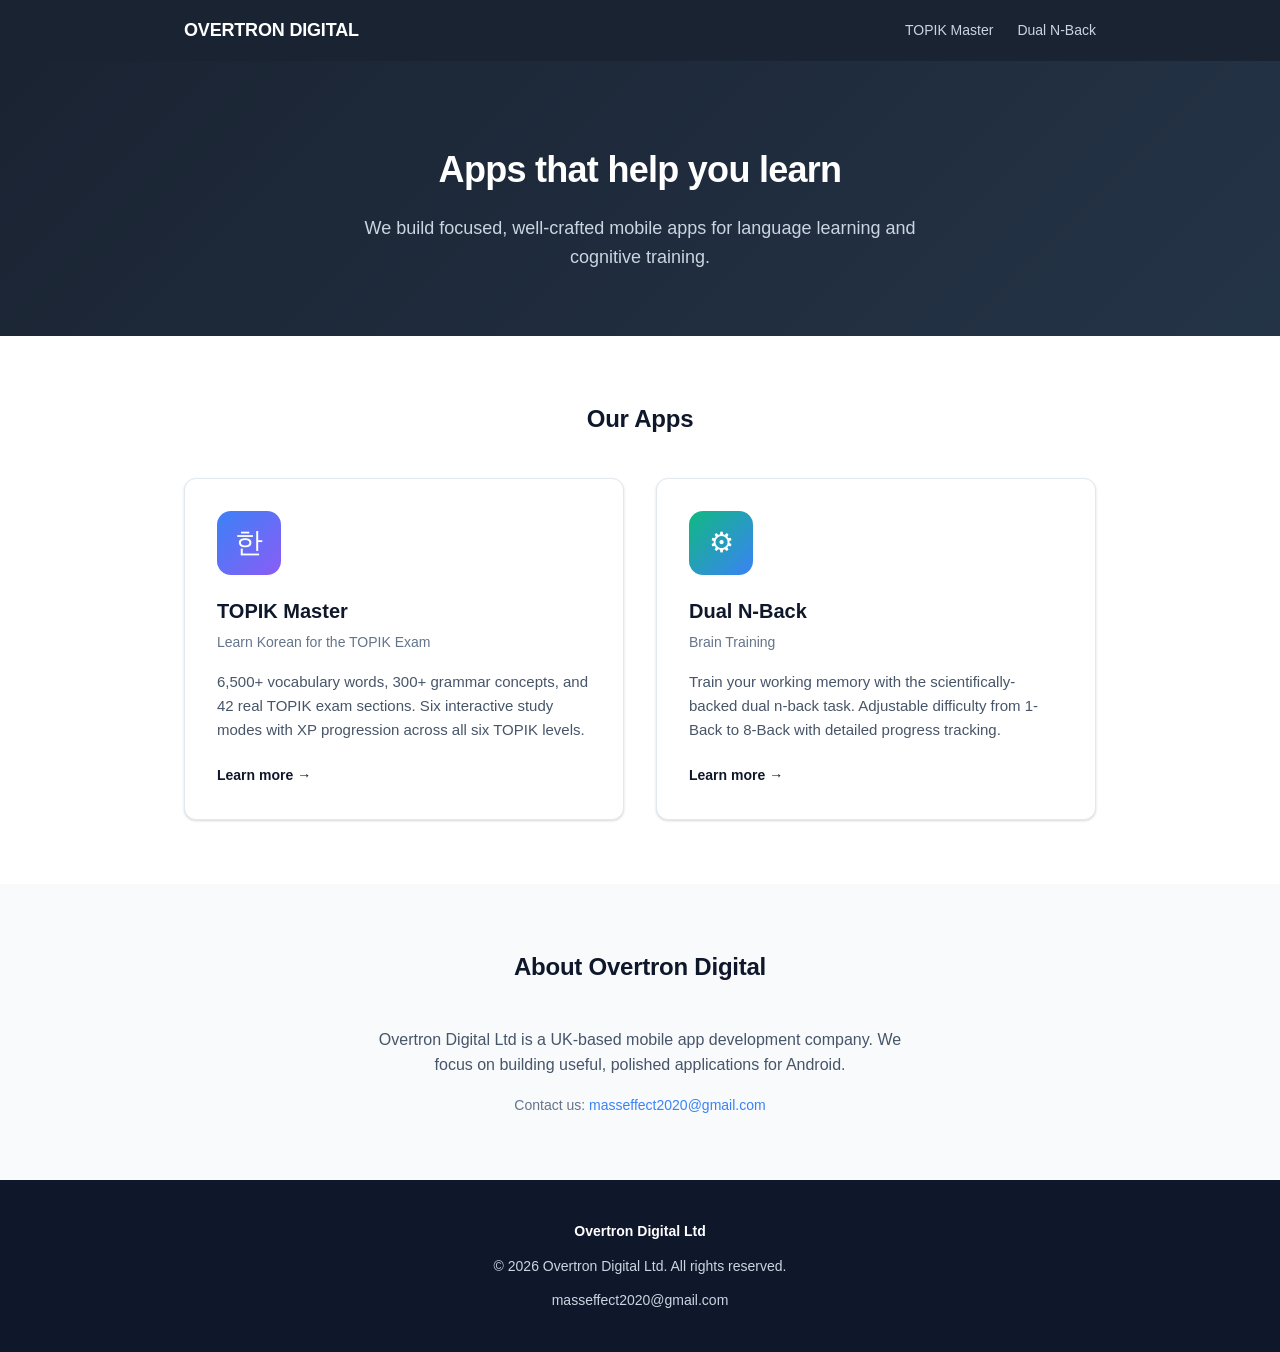
<file: index.html>
<!DOCTYPE html>
<html lang="en">
<head>
    <meta charset="UTF-8">
    <meta name="viewport" content="width=device-width, initial-scale=1.0">
    <title>Overtron Digital — Mobile Apps</title>
    <meta name="description" content="Overtron Digital builds mobile apps for learning and cognitive training. Explore TOPIK Master and Dual N-Back on Google Play.">
    <link rel="stylesheet" href="css/style.css">
</head>
<body>

<header class="site-header">
    <div class="container">
        <a href="/" class="site-header__brand">OVERTRON DIGITAL</a>
        <nav class="site-nav">
            <a href="/topik-master/">TOPIK Master</a>
            <a href="/dual-n-back/">Dual N-Back</a>
        </nav>
    </div>
</header>

<section class="hero">
    <div class="container">
        <h1>Apps that help you learn</h1>
        <p>We build focused, well-crafted mobile apps for language learning and cognitive training.</p>
    </div>
</section>

<section class="section">
    <div class="container">
        <h2 class="section__title">Our Apps</h2>
        <div class="app-grid">

            <a href="/topik-master/" class="app-card" style="text-decoration:none;color:inherit">
                <div class="app-card__icon app-card__icon--topik">&#54620;</div>
                <div class="app-card__name">TOPIK Master</div>
                <div class="app-card__tagline">Learn Korean for the TOPIK Exam</div>
                <p class="app-card__desc">
                    6,500+ vocabulary words, 300+ grammar concepts, and 42 real TOPIK exam sections.
                    Six interactive study modes with XP progression across all six TOPIK levels.
                </p>
                <span class="app-card__link">Learn more</span>
            </a>

            <a href="/dual-n-back/" class="app-card" style="text-decoration:none;color:inherit">
                <div class="app-card__icon app-card__icon--dnb">&#9881;</div>
                <div class="app-card__name">Dual N-Back</div>
                <div class="app-card__tagline">Brain Training</div>
                <p class="app-card__desc">
                    Train your working memory with the scientifically-backed dual n-back task.
                    Adjustable difficulty from 1-Back to 8-Back with detailed progress tracking.
                </p>
                <span class="app-card__link">Learn more</span>
            </a>

        </div>
    </div>
</section>

<section class="section section--gray">
    <div class="container text-center">
        <h2 class="section__title">About Overtron Digital</h2>
        <p style="max-width:560px;margin:0 auto;color:var(--gray-600)">
            Overtron Digital Ltd is a UK-based mobile app development company.
            We focus on building useful, polished applications for Android.
        </p>
        <p class="mt-4" style="color:var(--gray-500);font-size:0.875rem">
            Contact us: <a href="mailto:masseffect2020@gmail.com">masseffect2020@gmail.com</a>
        </p>
    </div>
</section>

<footer class="site-footer">
    <div class="container">
        <span class="site-footer__company">Overtron Digital Ltd</span>
        <span>&copy; 2026 Overtron Digital Ltd. All rights reserved.</span>
        <span><a href="mailto:masseffect2020@gmail.com">masseffect2020@gmail.com</a></span>
    </div>
</footer>

</body>
</html>
</file>
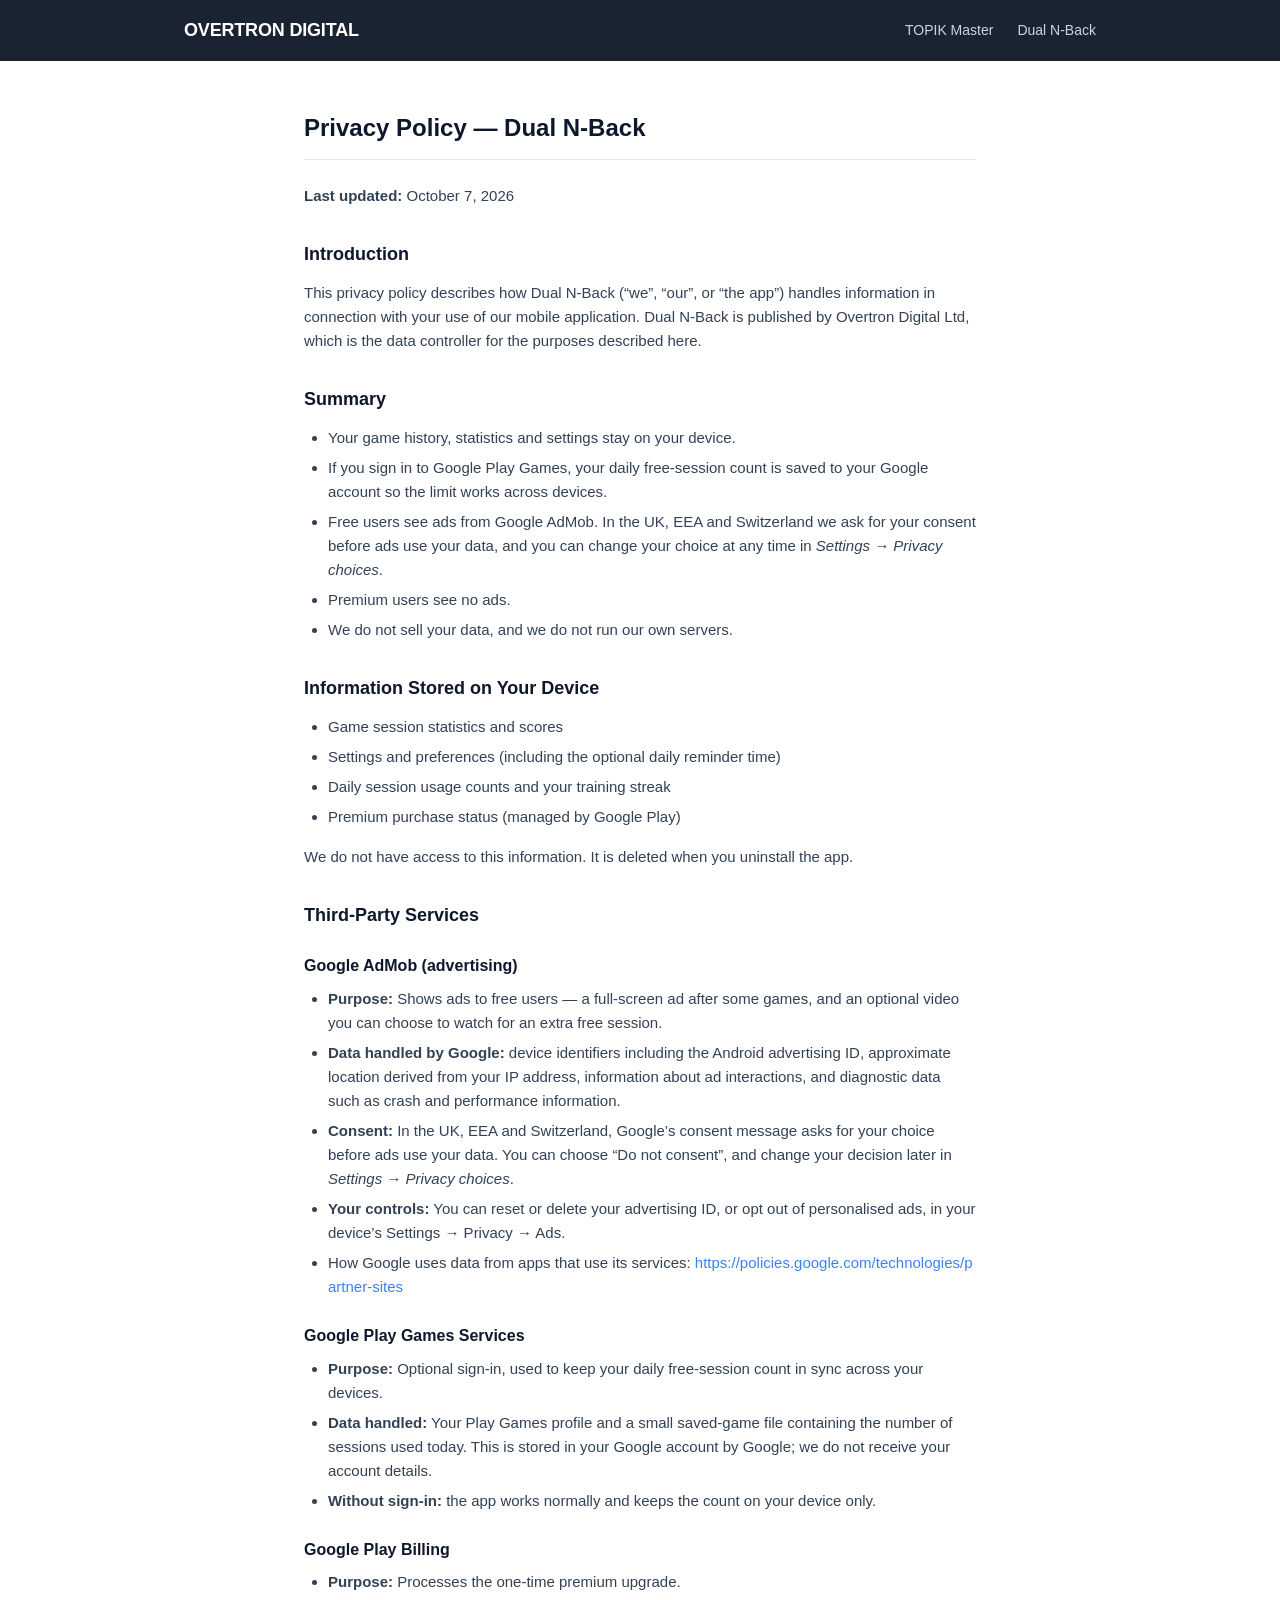
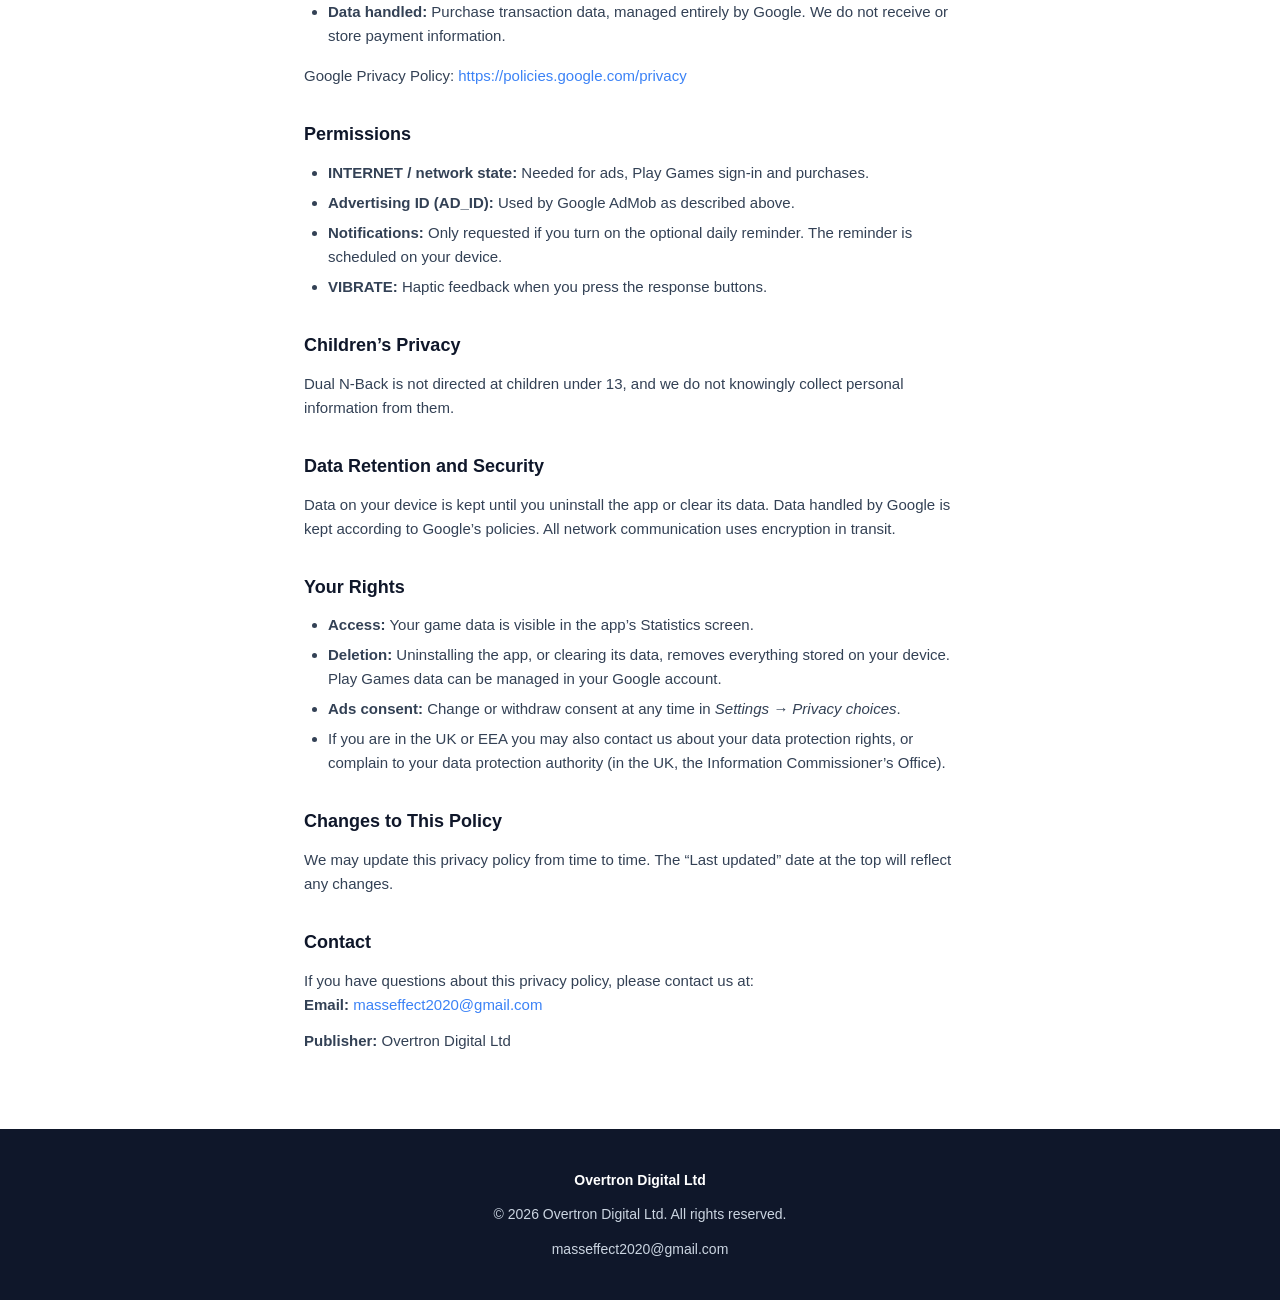
<file: dual-n-back/privacy-policy.html>
<!DOCTYPE html>
<html lang="en">
<head>
    <meta charset="UTF-8">
    <meta name="viewport" content="width=device-width, initial-scale=1.0">
    <title>Privacy Policy — Dual N-Back — Overtron Digital</title>
    <link rel="stylesheet" href="../css/style.css">
</head>
<body>

<header class="site-header">
    <div class="container">
        <a href="/" class="site-header__brand">OVERTRON DIGITAL</a>
        <nav class="site-nav">
            <a href="/topik-master/">TOPIK Master</a>
            <a href="/dual-n-back/">Dual N-Back</a>
        </nav>
    </div>
</header>

<div class="policy">
    <div class="container container--narrow">
        <h1>Privacy Policy &mdash; Dual N-Back</h1>
        <p><strong>Last updated:</strong> October 7, 2026</p>

        <h2>Introduction</h2>
        <p>This privacy policy describes how Dual N-Back (&ldquo;we&rdquo;, &ldquo;our&rdquo;, or &ldquo;the app&rdquo;) handles information in connection with your use of our mobile application. Dual N-Back is published by Overtron Digital Ltd, which is the data controller for the purposes described here.</p>

        <h2>Summary</h2>
        <ul>
            <li>Your game history, statistics and settings stay on your device.</li>
            <li>If you sign in to Google Play Games, your daily free-session count is saved to your Google account so the limit works across devices.</li>
            <li>Free users see ads from Google AdMob. In the UK, EEA and Switzerland we ask for your consent before ads use your data, and you can change your choice at any time in <em>Settings &rarr; Privacy choices</em>.</li>
            <li>Premium users see no ads.</li>
            <li>We do not sell your data, and we do not run our own servers.</li>
        </ul>

        <h2>Information Stored on Your Device</h2>
        <ul>
            <li>Game session statistics and scores</li>
            <li>Settings and preferences (including the optional daily reminder time)</li>
            <li>Daily session usage counts and your training streak</li>
            <li>Premium purchase status (managed by Google Play)</li>
        </ul>
        <p>We do not have access to this information. It is deleted when you uninstall the app.</p>

        <h2>Third-Party Services</h2>

        <h3>Google AdMob (advertising)</h3>
        <ul>
            <li><strong>Purpose:</strong> Shows ads to free users &mdash; a full-screen ad after some games, and an optional video you can choose to watch for an extra free session.</li>
            <li><strong>Data handled by Google:</strong> device identifiers including the Android advertising ID, approximate location derived from your IP address, information about ad interactions, and diagnostic data such as crash and performance information.</li>
            <li><strong>Consent:</strong> In the UK, EEA and Switzerland, Google&rsquo;s consent message asks for your choice before ads use your data. You can choose &ldquo;Do not consent&rdquo;, and change your decision later in <em>Settings &rarr; Privacy choices</em>.</li>
            <li><strong>Your controls:</strong> You can reset or delete your advertising ID, or opt out of personalised ads, in your device&rsquo;s Settings &rarr; Privacy &rarr; Ads.</li>
            <li>How Google uses data from apps that use its services: <a href="https://policies.google.com/technologies/partner-sites">https://policies.google.com/technologies/partner-sites</a></li>
        </ul>

        <h3>Google Play Games Services</h3>
        <ul>
            <li><strong>Purpose:</strong> Optional sign-in, used to keep your daily free-session count in sync across your devices.</li>
            <li><strong>Data handled:</strong> Your Play Games profile and a small saved-game file containing the number of sessions used today. This is stored in your Google account by Google; we do not receive your account details.</li>
            <li><strong>Without sign-in:</strong> the app works normally and keeps the count on your device only.</li>
        </ul>

        <h3>Google Play Billing</h3>
        <ul>
            <li><strong>Purpose:</strong> Processes the one-time premium upgrade.</li>
            <li><strong>Data handled:</strong> Purchase transaction data, managed entirely by Google. We do not receive or store payment information.</li>
        </ul>
        <p>Google Privacy Policy: <a href="https://policies.google.com/privacy">https://policies.google.com/privacy</a></p>

        <h2>Permissions</h2>
        <ul>
            <li><strong>INTERNET / network state:</strong> Needed for ads, Play Games sign-in and purchases.</li>
            <li><strong>Advertising ID (AD_ID):</strong> Used by Google AdMob as described above.</li>
            <li><strong>Notifications:</strong> Only requested if you turn on the optional daily reminder. The reminder is scheduled on your device.</li>
            <li><strong>VIBRATE:</strong> Haptic feedback when you press the response buttons.</li>
        </ul>

        <h2>Children&rsquo;s Privacy</h2>
        <p>Dual N-Back is not directed at children under 13, and we do not knowingly collect personal information from them.</p>

        <h2>Data Retention and Security</h2>
        <p>Data on your device is kept until you uninstall the app or clear its data. Data handled by Google is kept according to Google&rsquo;s policies. All network communication uses encryption in transit.</p>

        <h2>Your Rights</h2>
        <ul>
            <li><strong>Access:</strong> Your game data is visible in the app&rsquo;s Statistics screen.</li>
            <li><strong>Deletion:</strong> Uninstalling the app, or clearing its data, removes everything stored on your device. Play Games data can be managed in your Google account.</li>
            <li><strong>Ads consent:</strong> Change or withdraw consent at any time in <em>Settings &rarr; Privacy choices</em>.</li>
            <li>If you are in the UK or EEA you may also contact us about your data protection rights, or complain to your data protection authority (in the UK, the Information Commissioner&rsquo;s Office).</li>
        </ul>

        <h2>Changes to This Policy</h2>
        <p>We may update this privacy policy from time to time. The &ldquo;Last updated&rdquo; date at the top will reflect any changes.</p>

        <h2>Contact</h2>
        <p>If you have questions about this privacy policy, please contact us at:<br>
        <strong>Email:</strong> <a href="mailto:masseffect2020@gmail.com">masseffect2020@gmail.com</a></p>
        <p><strong>Publisher:</strong> Overtron Digital Ltd</p>
    </div>
</div>

<footer class="site-footer">
    <div class="container">
        <span class="site-footer__company">Overtron Digital Ltd</span>
        <span>&copy; 2026 Overtron Digital Ltd. All rights reserved.</span>
        <span><a href="mailto:masseffect2020@gmail.com">masseffect2020@gmail.com</a></span>
    </div>
</footer>

</body>
</html>
</file>
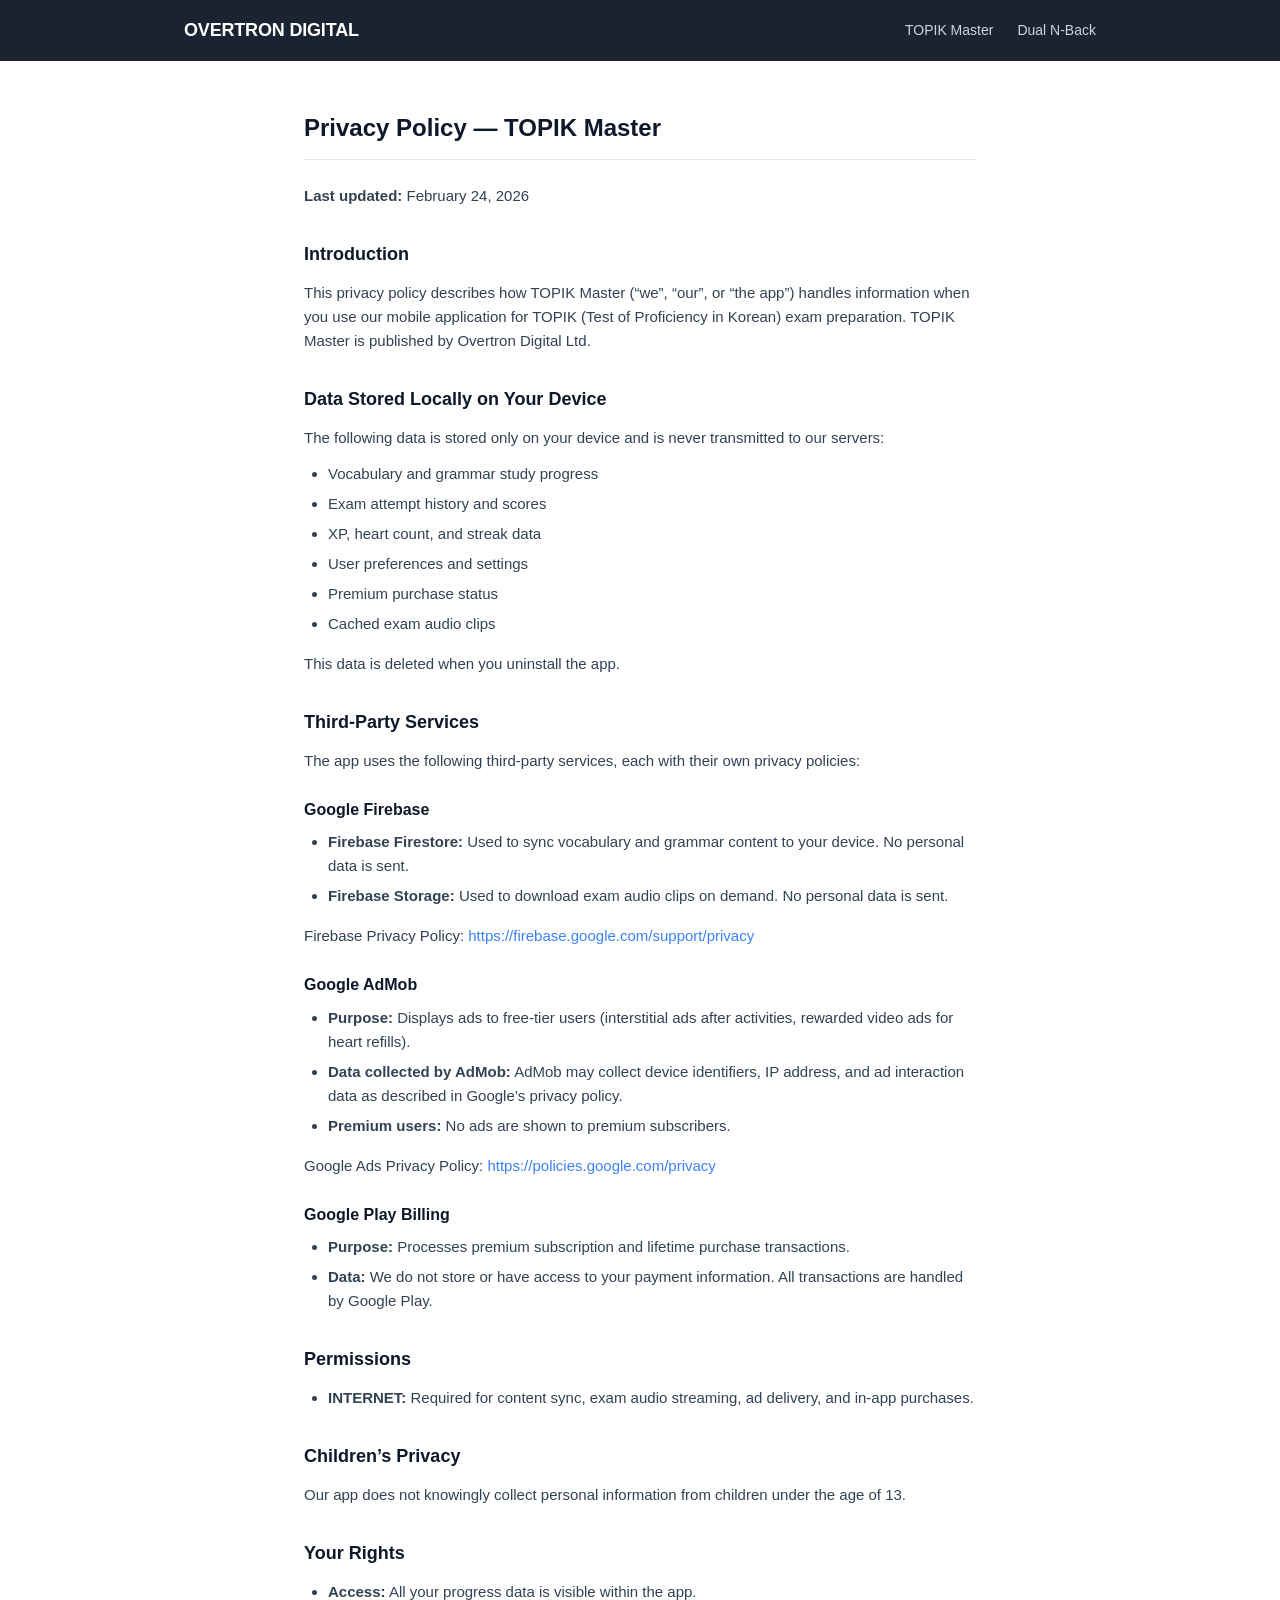
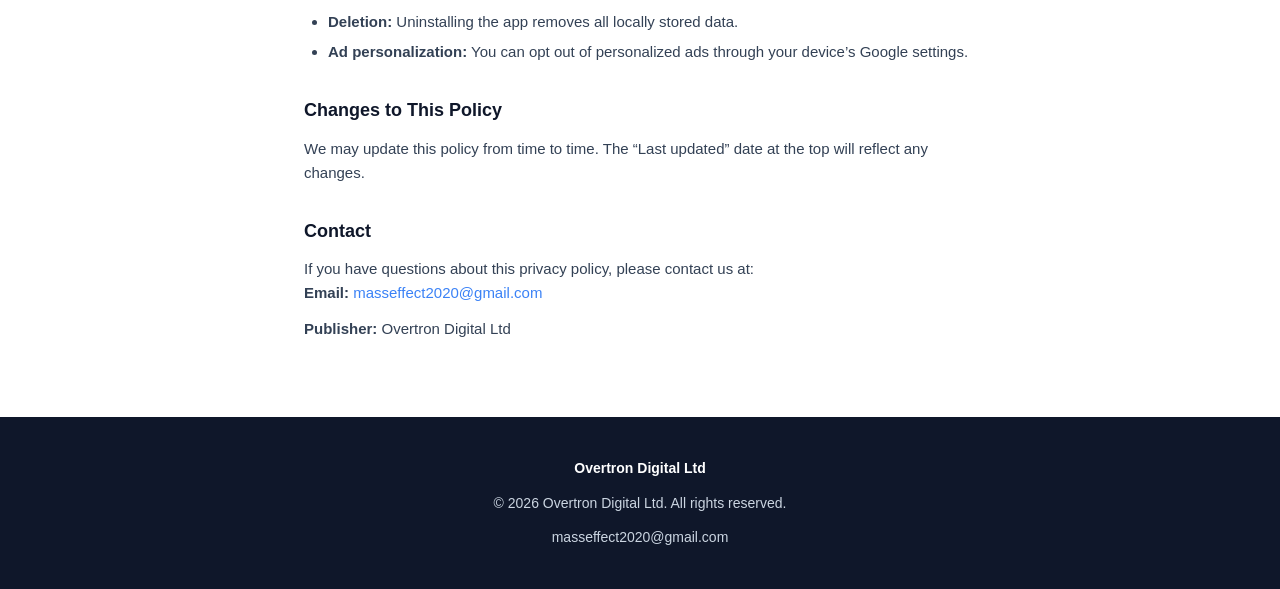
<file: topik-master/privacy-policy.html>
<!DOCTYPE html>
<html lang="en">
<head>
    <meta charset="UTF-8">
    <meta name="viewport" content="width=device-width, initial-scale=1.0">
    <title>Privacy Policy — TOPIK Master — Overtron Digital</title>
    <link rel="stylesheet" href="../css/style.css">
</head>
<body>

<header class="site-header">
    <div class="container">
        <a href="/" class="site-header__brand">OVERTRON DIGITAL</a>
        <nav class="site-nav">
            <a href="/topik-master/">TOPIK Master</a>
            <a href="/dual-n-back/">Dual N-Back</a>
        </nav>
    </div>
</header>

<div class="policy">
    <div class="container container--narrow">
        <h1>Privacy Policy &mdash; TOPIK Master</h1>
        <p><strong>Last updated:</strong> February 24, 2026</p>

        <h2>Introduction</h2>
        <p>This privacy policy describes how TOPIK Master (&ldquo;we&rdquo;, &ldquo;our&rdquo;, or &ldquo;the app&rdquo;) handles information when you use our mobile application for TOPIK (Test of Proficiency in Korean) exam preparation. TOPIK Master is published by Overtron Digital Ltd.</p>

        <h2>Data Stored Locally on Your Device</h2>
        <p>The following data is stored only on your device and is never transmitted to our servers:</p>
        <ul>
            <li>Vocabulary and grammar study progress</li>
            <li>Exam attempt history and scores</li>
            <li>XP, heart count, and streak data</li>
            <li>User preferences and settings</li>
            <li>Premium purchase status</li>
            <li>Cached exam audio clips</li>
        </ul>
        <p>This data is deleted when you uninstall the app.</p>

        <h2>Third-Party Services</h2>
        <p>The app uses the following third-party services, each with their own privacy policies:</p>

        <h3>Google Firebase</h3>
        <ul>
            <li><strong>Firebase Firestore:</strong> Used to sync vocabulary and grammar content to your device. No personal data is sent.</li>
            <li><strong>Firebase Storage:</strong> Used to download exam audio clips on demand. No personal data is sent.</li>
        </ul>
        <p>Firebase Privacy Policy: <a href="https://firebase.google.com/support/privacy">https://firebase.google.com/support/privacy</a></p>

        <h3>Google AdMob</h3>
        <ul>
            <li><strong>Purpose:</strong> Displays ads to free-tier users (interstitial ads after activities, rewarded video ads for heart refills).</li>
            <li><strong>Data collected by AdMob:</strong> AdMob may collect device identifiers, IP address, and ad interaction data as described in Google&rsquo;s privacy policy.</li>
            <li><strong>Premium users:</strong> No ads are shown to premium subscribers.</li>
        </ul>
        <p>Google Ads Privacy Policy: <a href="https://policies.google.com/privacy">https://policies.google.com/privacy</a></p>

        <h3>Google Play Billing</h3>
        <ul>
            <li><strong>Purpose:</strong> Processes premium subscription and lifetime purchase transactions.</li>
            <li><strong>Data:</strong> We do not store or have access to your payment information. All transactions are handled by Google Play.</li>
        </ul>

        <h2>Permissions</h2>
        <ul>
            <li><strong>INTERNET:</strong> Required for content sync, exam audio streaming, ad delivery, and in-app purchases.</li>
        </ul>

        <h2>Children&rsquo;s Privacy</h2>
        <p>Our app does not knowingly collect personal information from children under the age of 13.</p>

        <h2>Your Rights</h2>
        <ul>
            <li><strong>Access:</strong> All your progress data is visible within the app.</li>
            <li><strong>Deletion:</strong> Uninstalling the app removes all locally stored data.</li>
            <li><strong>Ad personalization:</strong> You can opt out of personalized ads through your device&rsquo;s Google settings.</li>
        </ul>

        <h2>Changes to This Policy</h2>
        <p>We may update this policy from time to time. The &ldquo;Last updated&rdquo; date at the top will reflect any changes.</p>

        <h2>Contact</h2>
        <p>If you have questions about this privacy policy, please contact us at:<br>
        <strong>Email:</strong> <a href="mailto:masseffect2020@gmail.com">masseffect2020@gmail.com</a></p>
        <p><strong>Publisher:</strong> Overtron Digital Ltd</p>
    </div>
</div>

<footer class="site-footer">
    <div class="container">
        <span class="site-footer__company">Overtron Digital Ltd</span>
        <span>&copy; 2026 Overtron Digital Ltd. All rights reserved.</span>
        <span><a href="mailto:masseffect2020@gmail.com">masseffect2020@gmail.com</a></span>
    </div>
</footer>

</body>
</html>
</file>
<file: css/style.css>
/* ── Reset & Base ────────────────────────────────────── */
*, *::before, *::after {
    box-sizing: border-box;
    margin: 0;
    padding: 0;
}

:root {
    --navy: #1a2332;
    --navy-light: #243447;
    --blue: #3b82f6;
    --blue-dark: #2563eb;
    --white: #ffffff;
    --gray-50: #f8fafc;
    --gray-100: #f1f5f9;
    --gray-200: #e2e8f0;
    --gray-300: #cbd5e1;
    --gray-500: #64748b;
    --gray-600: #475569;
    --gray-700: #334155;
    --gray-900: #0f172a;
    --green: #10b981;
    --purple: #8b5cf6;
    --radius: 12px;
    --shadow: 0 1px 3px rgba(0,0,0,0.1), 0 1px 2px rgba(0,0,0,0.06);
    --shadow-md: 0 4px 6px rgba(0,0,0,0.07), 0 2px 4px rgba(0,0,0,0.06);
    --shadow-lg: 0 10px 15px rgba(0,0,0,0.1), 0 4px 6px rgba(0,0,0,0.05);
}

html {
    font-size: 16px;
    scroll-behavior: smooth;
}

body {
    font-family: -apple-system, BlinkMacSystemFont, 'Segoe UI', Roboto, 'Helvetica Neue', Arial, sans-serif;
    color: var(--gray-900);
    background: var(--white);
    line-height: 1.6;
    -webkit-font-smoothing: antialiased;
}

a {
    color: var(--blue);
    text-decoration: none;
}

a:hover {
    text-decoration: underline;
}

img {
    max-width: 100%;
    height: auto;
}

/* ── Layout ──────────────────────────────────────────── */
.container {
    max-width: 960px;
    margin: 0 auto;
    padding: 0 24px;
}

.container--narrow {
    max-width: 720px;
}

/* ── Header / Nav ────────────────────────────────────── */
.site-header {
    background: var(--navy);
    color: var(--white);
    padding: 16px 0;
}

.site-header .container {
    display: flex;
    align-items: center;
    justify-content: space-between;
}

.site-header__brand {
    font-size: 1.125rem;
    font-weight: 700;
    color: var(--white);
    letter-spacing: -0.01em;
}

.site-header__brand:hover {
    text-decoration: none;
    opacity: 0.9;
}

.site-nav {
    display: flex;
    gap: 24px;
}

.site-nav a {
    color: var(--gray-300);
    font-size: 0.875rem;
    font-weight: 500;
    transition: color 0.15s;
}

.site-nav a:hover {
    color: var(--white);
    text-decoration: none;
}

/* ── Hero ────────────────────────────────────────────── */
.hero {
    background: linear-gradient(135deg, var(--navy) 0%, var(--navy-light) 100%);
    color: var(--white);
    padding: 80px 0 64px;
    text-align: center;
}

.hero h1 {
    font-size: 2.25rem;
    font-weight: 800;
    letter-spacing: -0.02em;
    margin-bottom: 16px;
}

.hero p {
    font-size: 1.125rem;
    color: var(--gray-300);
    max-width: 560px;
    margin: 0 auto;
}

/* ── Section ─────────────────────────────────────────── */
.section {
    padding: 64px 0;
}

.section--gray {
    background: var(--gray-50);
}

.section__title {
    font-size: 1.5rem;
    font-weight: 700;
    text-align: center;
    margin-bottom: 40px;
    letter-spacing: -0.01em;
}

/* ── App Cards (Homepage) ────────────────────────────── */
.app-grid {
    display: grid;
    grid-template-columns: repeat(auto-fit, minmax(320px, 1fr));
    gap: 32px;
}

.app-card {
    background: var(--white);
    border: 1px solid var(--gray-200);
    border-radius: var(--radius);
    padding: 32px;
    box-shadow: var(--shadow);
    transition: box-shadow 0.2s, transform 0.2s;
}

.app-card:hover {
    box-shadow: var(--shadow-lg);
    transform: translateY(-2px);
}

.app-card__icon {
    width: 64px;
    height: 64px;
    border-radius: 14px;
    background: var(--gray-100);
    display: flex;
    align-items: center;
    justify-content: center;
    font-size: 1.75rem;
    margin-bottom: 20px;
}

.app-card__icon--topik {
    background: linear-gradient(135deg, #3b82f6, #8b5cf6);
    color: var(--white);
}

.app-card__icon--dnb {
    background: linear-gradient(135deg, #10b981, #3b82f6);
    color: var(--white);
}

.app-card__name {
    font-size: 1.25rem;
    font-weight: 700;
    margin-bottom: 4px;
}

.app-card__tagline {
    font-size: 0.875rem;
    color: var(--gray-500);
    margin-bottom: 16px;
}

.app-card__desc {
    font-size: 0.9375rem;
    color: var(--gray-600);
    margin-bottom: 20px;
}

.app-card__link {
    font-size: 0.875rem;
    font-weight: 600;
    display: inline-flex;
    align-items: center;
    gap: 4px;
}

.app-card__link::after {
    content: '\2192';
}

/* ── App Page Layout ─────────────────────────────────── */
.app-hero {
    background: linear-gradient(135deg, var(--navy) 0%, var(--navy-light) 100%);
    color: var(--white);
    padding: 64px 0 48px;
}

.app-hero__header {
    display: flex;
    align-items: center;
    gap: 24px;
    margin-bottom: 16px;
}

.app-hero__icon {
    width: 80px;
    height: 80px;
    border-radius: 18px;
    background: rgba(255,255,255,0.15);
    display: flex;
    align-items: center;
    justify-content: center;
    font-size: 2.25rem;
    flex-shrink: 0;
}

.app-hero__title {
    font-size: 2rem;
    font-weight: 800;
    letter-spacing: -0.02em;
}

.app-hero__tagline {
    font-size: 1.125rem;
    color: var(--gray-300);
    margin-bottom: 24px;
}

.app-hero__cta {
    display: inline-block;
}

.app-hero__cta img {
    height: 48px;
}

/* ── Feature List ────────────────────────────────────── */
.features {
    display: grid;
    grid-template-columns: repeat(auto-fit, minmax(260px, 1fr));
    gap: 24px;
}

.feature {
    padding: 24px;
    background: var(--white);
    border: 1px solid var(--gray-200);
    border-radius: var(--radius);
}

.feature__icon {
    font-size: 1.5rem;
    margin-bottom: 12px;
}

.feature__title {
    font-size: 1rem;
    font-weight: 700;
    margin-bottom: 8px;
}

.feature__desc {
    font-size: 0.875rem;
    color: var(--gray-600);
    line-height: 1.5;
}

/* ── Privacy Policy ──────────────────────────────────── */
.policy {
    padding: 48px 0 64px;
}

.policy h1 {
    font-size: 1.5rem;
    font-weight: 700;
    border-bottom: 1px solid var(--gray-200);
    padding-bottom: 12px;
    margin-bottom: 24px;
}

.policy h2 {
    font-size: 1.125rem;
    font-weight: 700;
    margin-top: 32px;
    margin-bottom: 12px;
}

.policy h3 {
    font-size: 1rem;
    font-weight: 600;
    margin-top: 24px;
    margin-bottom: 8px;
}

.policy p,
.policy li {
    font-size: 0.9375rem;
    color: var(--gray-700);
    margin-bottom: 12px;
}

.policy ul {
    padding-left: 24px;
    margin-bottom: 16px;
}

.policy li {
    margin-bottom: 6px;
}

.policy a {
    word-break: break-all;
}

/* ── Footer ──────────────────────────────────────────── */
.site-footer {
    background: var(--gray-900);
    color: var(--gray-300);
    padding: 40px 0;
    font-size: 0.875rem;
}

.site-footer .container {
    display: flex;
    flex-direction: column;
    align-items: center;
    gap: 12px;
    text-align: center;
}

.site-footer__company {
    font-weight: 600;
    color: var(--white);
}

.site-footer a {
    color: var(--gray-300);
}

.site-footer a:hover {
    color: var(--white);
}

/* ── Utilities ───────────────────────────────────────── */
.text-center { text-align: center; }
.mt-4 { margin-top: 16px; }
.mt-8 { margin-top: 32px; }
.mb-4 { margin-bottom: 16px; }

/* ── Responsive ──────────────────────────────────────── */
@media (max-width: 640px) {
    .hero {
        padding: 48px 0 40px;
    }

    .hero h1 {
        font-size: 1.75rem;
    }

    .hero p {
        font-size: 1rem;
    }

    .app-grid {
        grid-template-columns: 1fr;
    }

    .app-hero {
        padding: 40px 0 32px;
    }

    .app-hero__header {
        flex-direction: column;
        text-align: center;
    }

    .app-hero__title {
        font-size: 1.5rem;
    }

    .section {
        padding: 40px 0;
    }

    .site-nav {
        gap: 16px;
    }

    .features {
        grid-template-columns: 1fr;
    }
}
</file>
